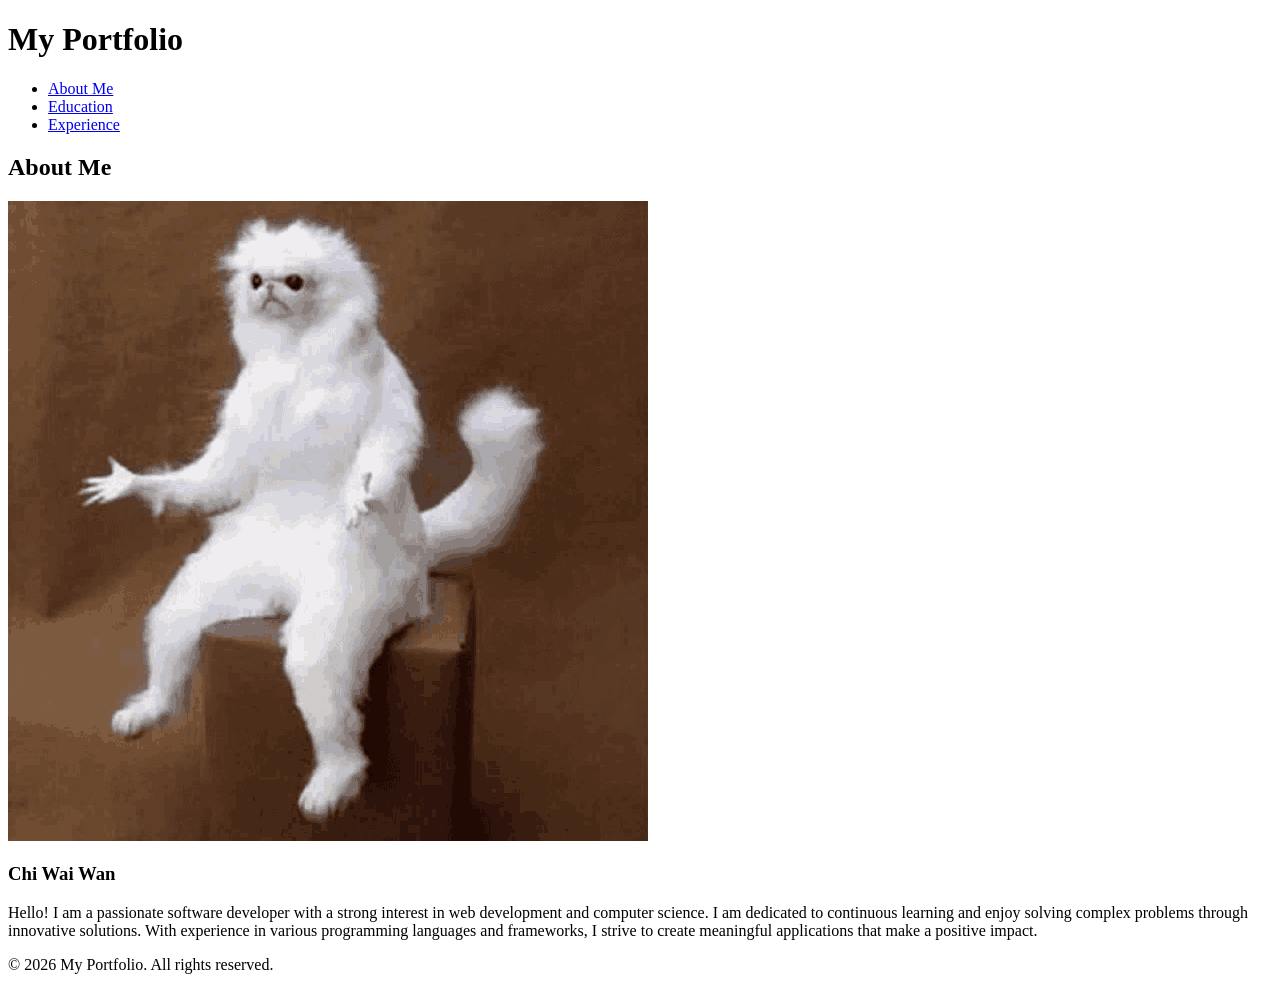
<file: index.html>
<!DOCTYPE html>
<html>
    <head>
        <title>Portfolio - About Me</title>
    </head>
    <body>
        <header>
            <h1>My Portfolio</h1>
            <nav>
                <ul>
                    <li><a href="index.html">About Me</a></li>
                    <li><a href="education.html">Education</a></li>
                    <li><a href="experience.html">Experience</a></li>
                </ul>
            </nav>
        </header>

        <main>
            <section>
                <h2>About Me</h2>
                <img src="images/white-monkey-confused.gif" alt="Profile Picture">
                <h3>Chi Wai Wan</h3>
                <p>Hello! I am a passionate software developer with a strong interest in web development and computer science. I am dedicated to continuous learning and enjoy solving complex problems through innovative solutions. With experience in various programming languages and frameworks, I strive to create meaningful applications that make a positive impact.</p>
            </section>
        </main>

        <footer>
            <p>&copy; 2026 My Portfolio. All rights reserved.</p>
        </footer>
    </body>
</html>
</file>
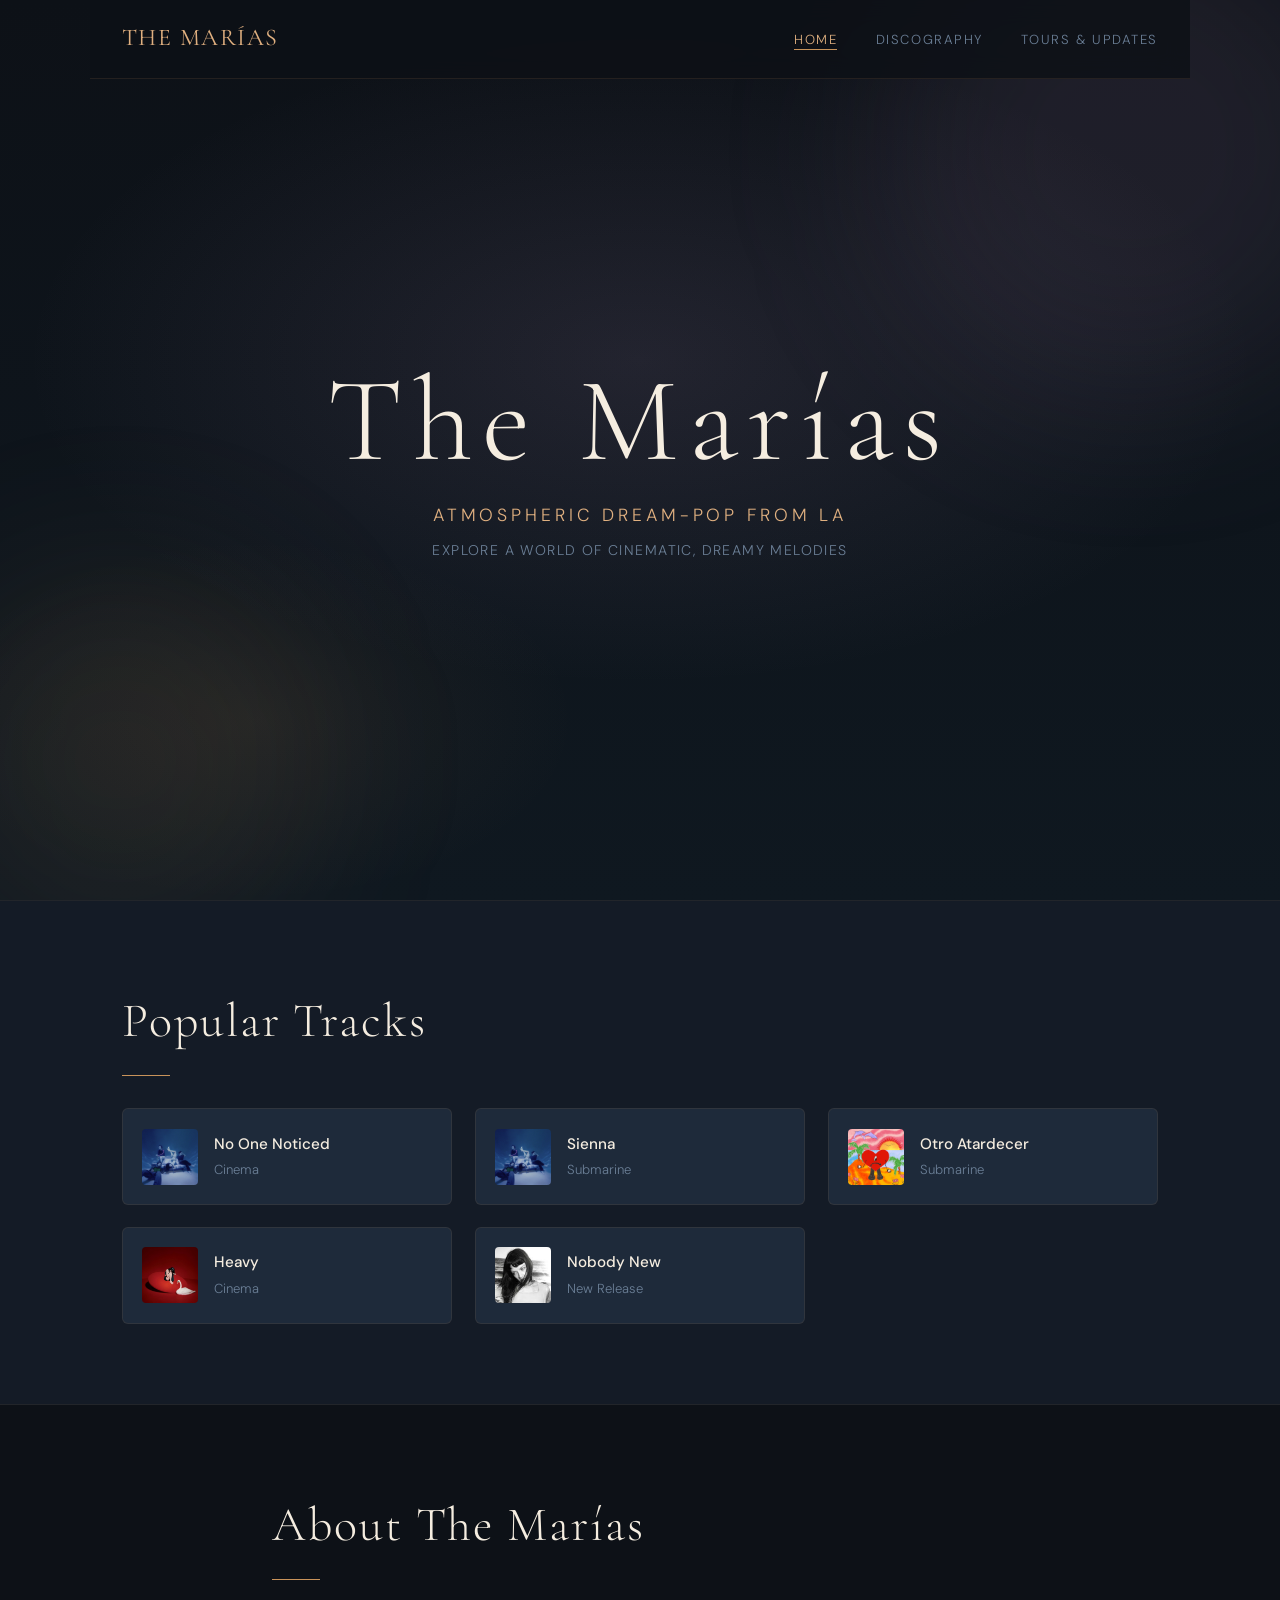
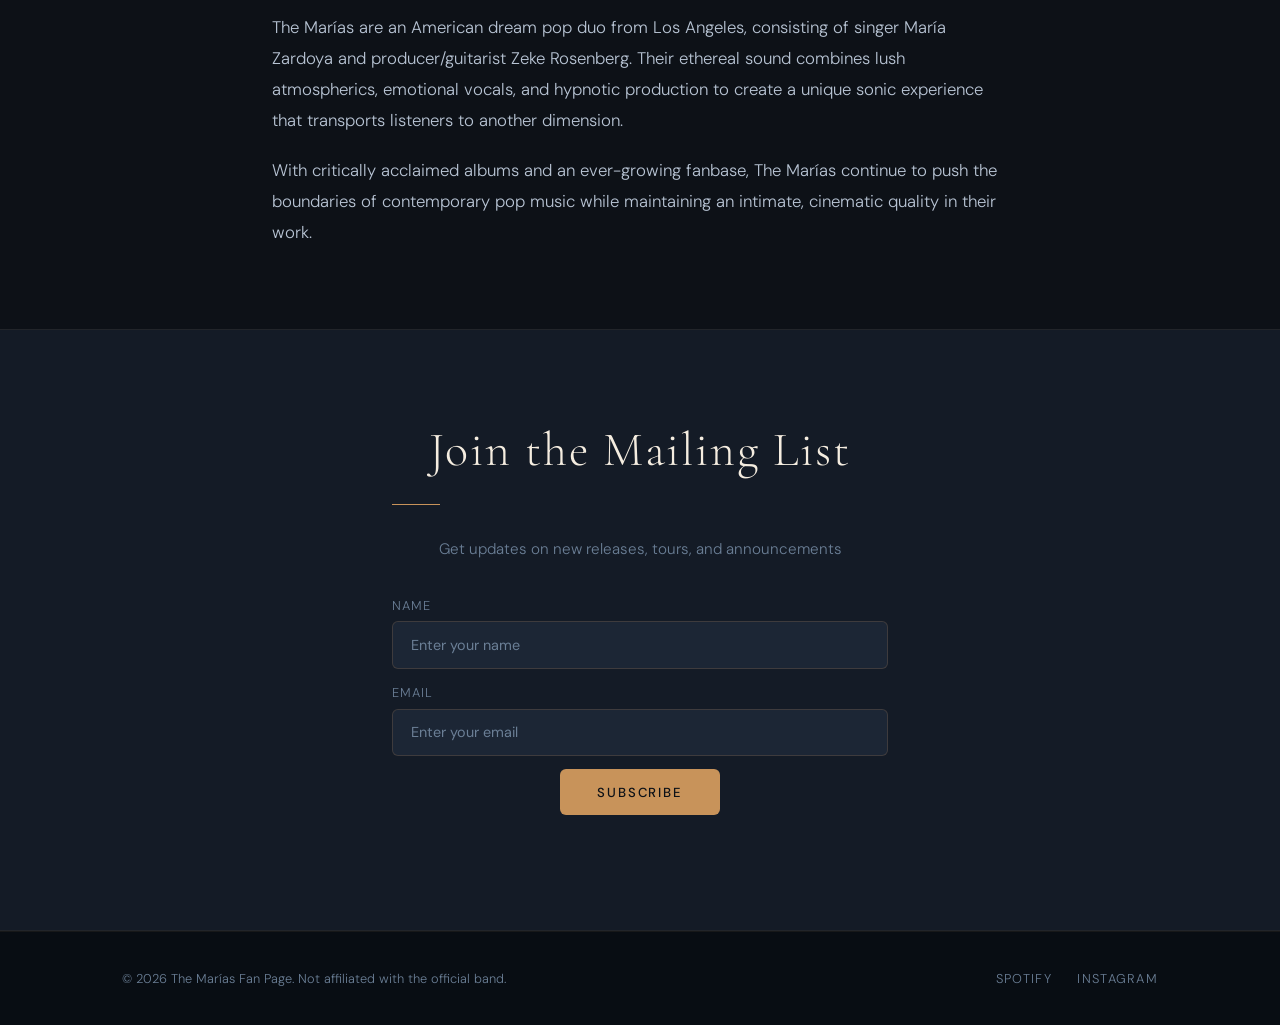
<file: website/index.html>
<!DOCTYPE html>
<html lang="en">
<head>
    <meta charset="UTF-8">
    <meta name="viewport" content="width=device-width, initial-scale=1.0">
    <title>The Marías</title>
    <link rel="stylesheet" href="style.css">
</head>
<body>
    
    <nav>        
        <a href="index.html" class="nav-logo">The Marías</a>
        <ul class="nav-menu">
            <li><a href="index.html" class="active">Home</a></li>
            <li><a href="discography.html">Discography</a></li>
            <li><a href="upcoming-tours.html">Tours & Updates</a></li>
        </ul>
    </nav>

    
    <header class="hero">
        <div class="hero-content">
            <h1>The Marías</h1>
            <p>Atmospheric Dream-Pop from LA</p>
            <p class="hero-subtitle">Explore a world of cinematic, dreamy melodies</p>
        </div>
    </header>

    
    <main>
        
        <section class="popular-songs">
            <div class="container">
                <h2>Popular Tracks</h2>
                <div class="tracks-container">
                    <div class="tracks-grid">     
                        
                        <div class="track-card">
                            <img src="website_images/submarine.jpg" alt="Submarine Cover" class="track-art">
                            <div class="track-info">
                                <div class="track-title">No One Noticed</div>
                                <div class="track-album">Cinema</div>
                            </div>
                        </div>
                        
                        <div class="track-card">
                            <img src="website_images/submarine.jpg" alt="Submarine Cover" class="track-art">
                            <div class="track-info">
                                <div class="track-title">Sienna</div>
                                <div class="track-album">Submarine</div>
                            </div>
                        </div>
                        
                        <div class="track-card">
                            <img src="website_images/Otro.jpeg" alt="Otro Atardecer Cover" class="track-art">
                            <div class="track-info">
                                <div class="track-title">Otro Atardecer</div>
                                <div class="track-album">Submarine</div>
                            </div>
                        </div>
                        
                        <div class="track-card">
                            <img src="website_images/cinema.jpg" alt="Cinema Cover" class="track-art">
                            <div class="track-info">
                                <div class="track-title">Heavy</div>
                                <div class="track-album">Cinema</div>
                            </div>
                        </div>
                        
                        <div class="track-card">
                            <img src="website_images/nobody_new.jpg" alt="Nobody New Cover" class="track-art">
                            <div class="track-info">
                                <div class="track-title">Nobody New</div>
                                <div class="track-album">New Release</div>
                            </div>
                        </div>
                    </div>
                </div>
            </div>
        </section>

        
        <section class="about">
            <div class="container">
                <h2>About The Marías</h2>
                <p>The Marías are an American dream pop duo from Los Angeles, consisting of singer María Zardoya and producer/guitarist Zeke Rosenberg. Their ethereal sound combines lush atmospherics, emotional vocals, and hypnotic production to create a unique sonic experience that transports listeners to another dimension.</p>
                <p>With critically acclaimed albums and an ever-growing fanbase, The Marías continue to push the boundaries of contemporary pop music while maintaining an intimate, cinematic quality in their work.</p>
            </div>
        </section>

        
        <section class="newsletter" id="mailing-list">
    <div class="container">

        <h2>Join the Mailing List</h2>
        <p>Get updates on new releases, tours, and announcements</p>

        <form class="newsletter-form" id="newsletterForm">

            
            <div class="form-group">
                <label for="name">Name</label>
                <input 
                    type="text" 
                    id="name" 
                    name="name" 
                    placeholder="Enter your name" 
                    required
                >
            </div>

            
            <div class="form-group">
                <label for="email">Email</label>
                <input 
                    type="email" 
                    id="email" 
                    name="email" 
                    placeholder="Enter your email" 
                    required
                >
            </div>

            
            <button type="submit" id="submitBtn">Subscribe</button>

        </form>

        
        <div id="formMessage" class="form-message"></div>

    </div>
</section>

    
    <footer>
        <div class="footer-content">
            <p>&copy; 2026 The Marías Fan Page. Not affiliated with the official band.</p>
            <div class="social-links">
                <a href="https://open.spotify.com/artist/2sSGPbdZJkaSE2AbcGOACx" target="_blank">Spotify</a>
                <a href="https://www.instagram.com/themarias/?hl=en" target="_blank">Instagram</a>
            </div>
        </div>
    </footer>

    <script src="form-handler.js"></script>
</body>
</html>
</file>
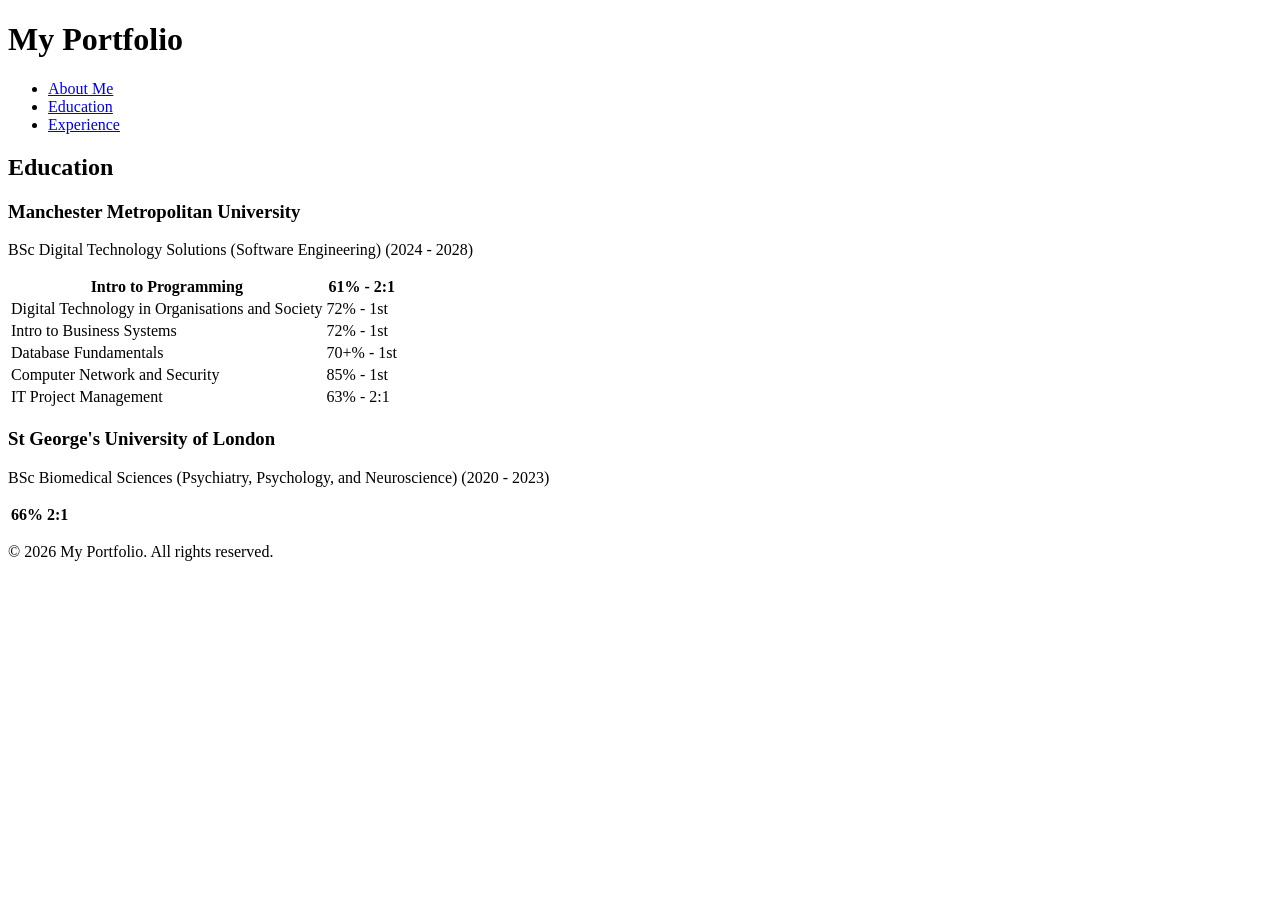
<file: education.html>
<!DOCTYPE html>
<html>
    <head>
        <title>Portfolio - Education</title>
    </head>
    <body>
        <header>
            <h1>My Portfolio</h1>
            <nav>
                <ul>
                    <li><a href="index.html">About Me</a></li>
                    <li><a href="education.html">Education</a></li>
                    <li><a href="experience.html">Experience</a></li>
                </ul>
            </nav>
        </header>

        <main>
            <section>
                <h2>Education</h2>
                
                <article>
                    <h3>Manchester Metropolitan University</h3>
                    <p>BSc Digital Technology Solutions (Software Engineering) (2024 - 2028)</p>
                    <table>
                        <tr>
                            <th>Intro to Programming</th>
                            <th>61% - 2:1</th>
                        </tr>
                        <tr>
                            <td>Digital Technology in Organisations and Society</td>
                            <td>72% - 1st</td>
                        </tr>
                        <tr>
                            <td>Intro to Business Systems</td>
                            <td>72% - 1st</td>
                        </tr>
                        <tr>
                            <td>Database Fundamentals</td>
                            <td>70+% - 1st</td>
                        </tr>
                        <tr>
                            <td>Computer Network and Security</td>
                            <td>85% - 1st</td>
                        </tr>
                        <tr>
                            <td>IT Project Management</td>
                            <td>63% - 2:1</td>
                        </tr>
                    </table>
                </article>

                <article>
                    <h3>St George's University of London</h3>
                    <p>BSc Biomedical Sciences (Psychiatry, Psychology, and Neuroscience) (2020 - 2023)</p>
                    <table>
                        <tr>
                            <th>66% 2:1</th>
                        </tr>
                    </table>
                </article>
            </section>
        </main>

        <footer>
            <p>&copy; 2026 My Portfolio. All rights reserved.</p>
        </footer>
    </body>
</html>
</file>
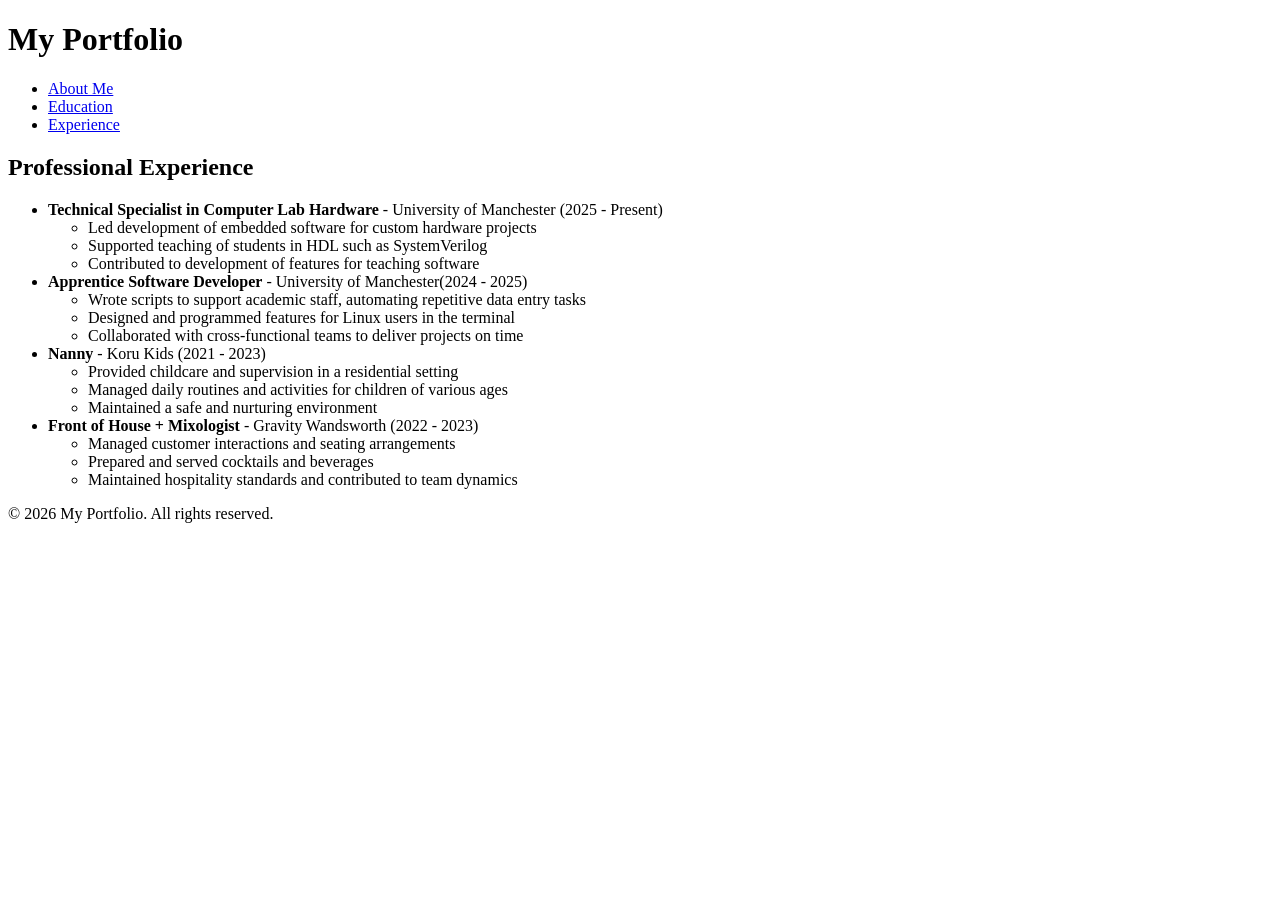
<file: experience.html>
<!DOCTYPE html>
<html>
    <head>
        <title>Portfolio - Experience</title>
    </head>
    <body>
        <header>
            <h1>My Portfolio</h1>
            <nav>
                <ul>
                    <li><a href="index.html">About Me</a></li>
                    <li><a href="education.html">Education</a></li>
                    <li><a href="experience.html">Experience</a></li>
                </ul>
            </nav>
        </header>

        <main>
            <section>
                <h2>Professional Experience</h2>
                
                <ul>
                    <li>
                        <strong>Technical Specialist in Computer Lab Hardware</strong> - University of Manchester (2025 - Present)
                        <ul>
                            <li>Led development of embedded software for custom hardware projects</li>
                            <li>Supported teaching of students in HDL such as SystemVerilog</li>
                            <li>Contributed to development of features for teaching software</li>
                        </ul>
                    </li>
                    <li>
                        <strong>Apprentice Software Developer</strong> - University of Manchester(2024 - 2025)
                        <ul>
                            <li>Wrote scripts to support academic staff, automating repetitive data entry tasks</li>
                            <li>Designed and programmed features for Linux users in the terminal </li>
                            <li>Collaborated with cross-functional teams to deliver projects on time</li>
                        </ul>
                    </li>
                    <li>
                        <strong>Nanny</strong> - Koru Kids (2021 - 2023)
                        <ul>
                            <li>Provided childcare and supervision in a residential setting</li>
                            <li>Managed daily routines and activities for children of various ages</li>
                            <li>Maintained a safe and nurturing environment</li>
                        </ul>
                    </li>
                    <li>
                        <strong>Front of House + Mixologist</strong> - Gravity Wandsworth (2022 - 2023)
                        <ul>
                            <li>Managed customer interactions and seating arrangements</li>
                            <li>Prepared and served cocktails and beverages</li>
                            <li>Maintained hospitality standards and contributed to team dynamics</li>
                        </ul>
                    </li>
                </ul>
            </section>
        </main>

        <footer>
            <p>&copy; 2026 My Portfolio. All rights reserved.</p>
        </footer>
    </body>
</html>
</file>
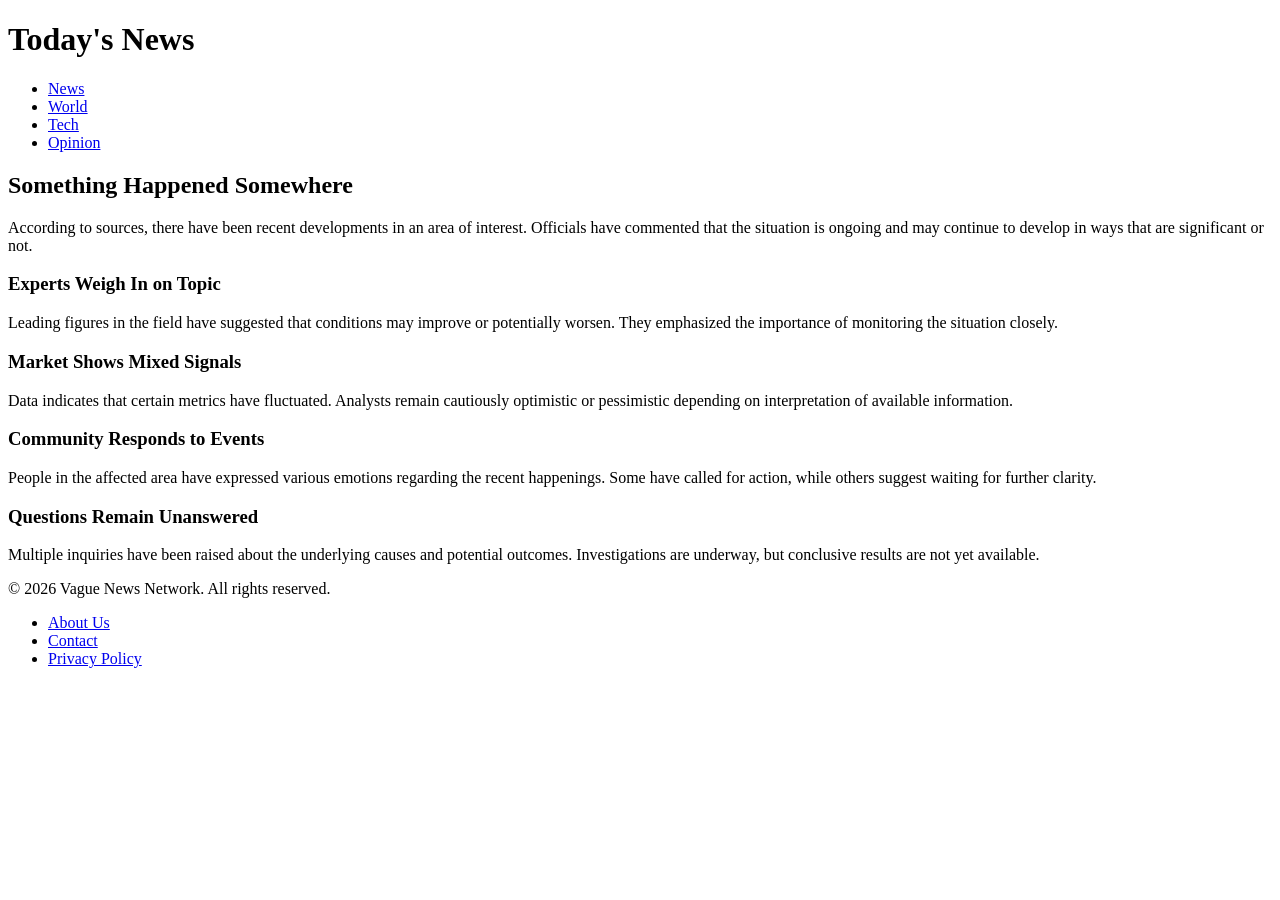
<file: practice/news.html>
<!DOCTYPE html>
<html>
    <head>
        <title>Vague News Today</title>
    </head>
    <header>
        <div id="logo">
            <h1>Today's News</h1>
        </div>
        <nav>
            <ul>
                <li><a href="news.html">News</a></li>
                <li><a href="#">World</a></li>
                <li><a href="#">Tech</a></li>
                <li><a href="#">Opinion</a></li>
            </ul>
        </nav>
    </header>

    <main>
        <section id="featured">
            <article>
                <h2>Something Happened Somewhere</h2>
                <p>According to sources, there have been recent developments in an area of interest. Officials have commented that the situation is ongoing and may continue to develop in ways that are significant or not.</p>
            </article>
        </section>

        <section id="news-list">
            <article>
                <h3>Experts Weigh In on Topic</h3>
                <p>Leading figures in the field have suggested that conditions may improve or potentially worsen. They emphasized the importance of monitoring the situation closely.</p>
            </article>

            <article>
                <h3>Market Shows Mixed Signals</h3>
                <p>Data indicates that certain metrics have fluctuated. Analysts remain cautiously optimistic or pessimistic depending on interpretation of available information.</p>
            </article>

            <article>
                <h3>Community Responds to Events</h3>
                <p>People in the affected area have expressed various emotions regarding the recent happenings. Some have called for action, while others suggest waiting for further clarity.</p>
            </article>

            <article>
                <h3>Questions Remain Unanswered</h3>
                <p>Multiple inquiries have been raised about the underlying causes and potential outcomes. Investigations are underway, but conclusive results are not yet available.</p>
            </article>
        </section>
    </main>

    <footer>
        <p>&copy; 2026 Vague News Network. All rights reserved.</p>
        <ul>
            <li><a href="#">About Us</a></li>
            <li><a href="#">Contact</a></li>
            <li><a href="#">Privacy Policy</a></li>
        </ul>
    </footer>
</html>
</file>
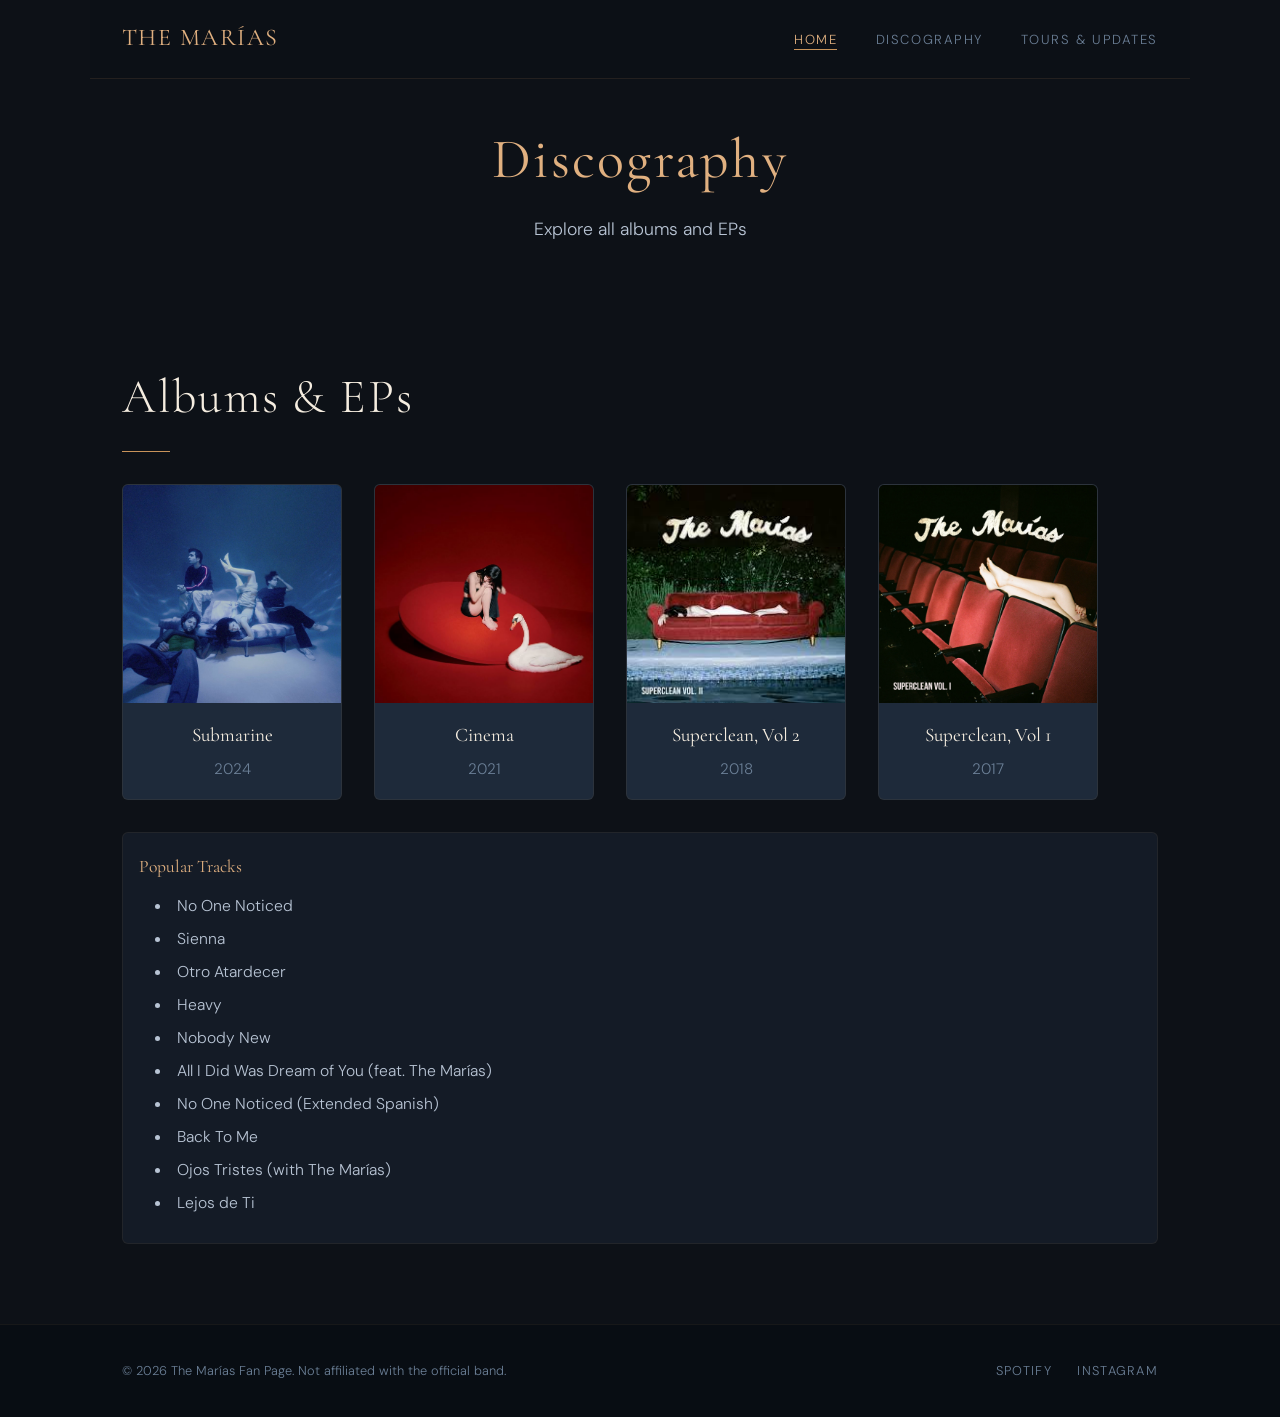
<file: website/discography.html>
<!DOCTYPE html>
<html lang="en">
<head>
    <meta charset="UTF-8">
    <meta name="viewport" content="width=device-width, initial-scale=1.0">
    <title>Discography - The Marías</title>
    <link rel="stylesheet" href="style.css">
</head>
<body>

<nav>        
    <a href="index.html" class="nav-logo">The Marías</a>
    <ul class="nav-menu">
        <li><a href="index.html" class="active">Home</a></li>
        <li><a href="discography.html">Discography</a></li>
        <li><a href="upcoming-tours.html">Tours & Updates</a></li>
    </ul>
</nav>

<header class="page-header">
    <h1>Discography</h1>
    <p>Explore all albums and EPs</p>
</header>

<main>
    <section class="discography-section">
        <div class="container">

            <h2>Albums & EPs</h2>

            
            <div class="discography-flex-container">

                <article class="album-card">
                    <img src="website_images/submarine.jpg" alt="Submarine Album Cover">
                    <h3>Submarine</h3>
                    <p>2024</p>
                </article>


                <article class="album-card">
                    <img src="website_images/cinema.jpg" alt="Cinema Album Cover">
                    <h3>Cinema</h3>
                    <p>2021</p>
                </article>

                <article class="album-card">
                    <img src="website_images/superclean2.jpeg" alt="Superclean Vol 2 Album Cover">
                    <h3>Superclean, Vol 2</h3>
                    <p>2018</p>
                </article>


                <article class="album-card">
                    <img src="website_images/superclean.jpg" alt="Superclean Vol 1 Album Cover">
                    <h3>Superclean, Vol 1</h3>
                    <p>2017</p>
                </article>

                
                
            </div>
            <section class="track-list">
                    <h3>Popular Tracks</h3>
                    <ul>
                        <li>No One Noticed</li>
                        <li>Sienna</li>
                        <li>Otro Atardecer</li>
                        <li>Heavy</li>
                        <li>Nobody New</li>
                        <li>All I Did Was Dream of You (feat. The Marías)</li>
                        <li>No One Noticed (Extended Spanish)</li>
                        <li>Back To Me</li>
                        <li>Ojos Tristes (with The Marías)</li>
                        <li>Lejos de Ti</li>
                    </ul>
                </section>
        </div>
    </section>
</main>

<footer>
        <div class="footer-content">
            <p>&copy; 2026 The Marías Fan Page. Not affiliated with the official band.</p>
            <div class="social-links">
                <a href="https://open.spotify.com/artist/2sSGPbdZJkaSE2AbcGOACx" target="_blank">Spotify</a>
                <a href="https://www.instagram.com/themarias/?hl=en" target="_blank">Instagram</a>
            </div>
        </div>
    </footer>

</body>
</html>
</file>
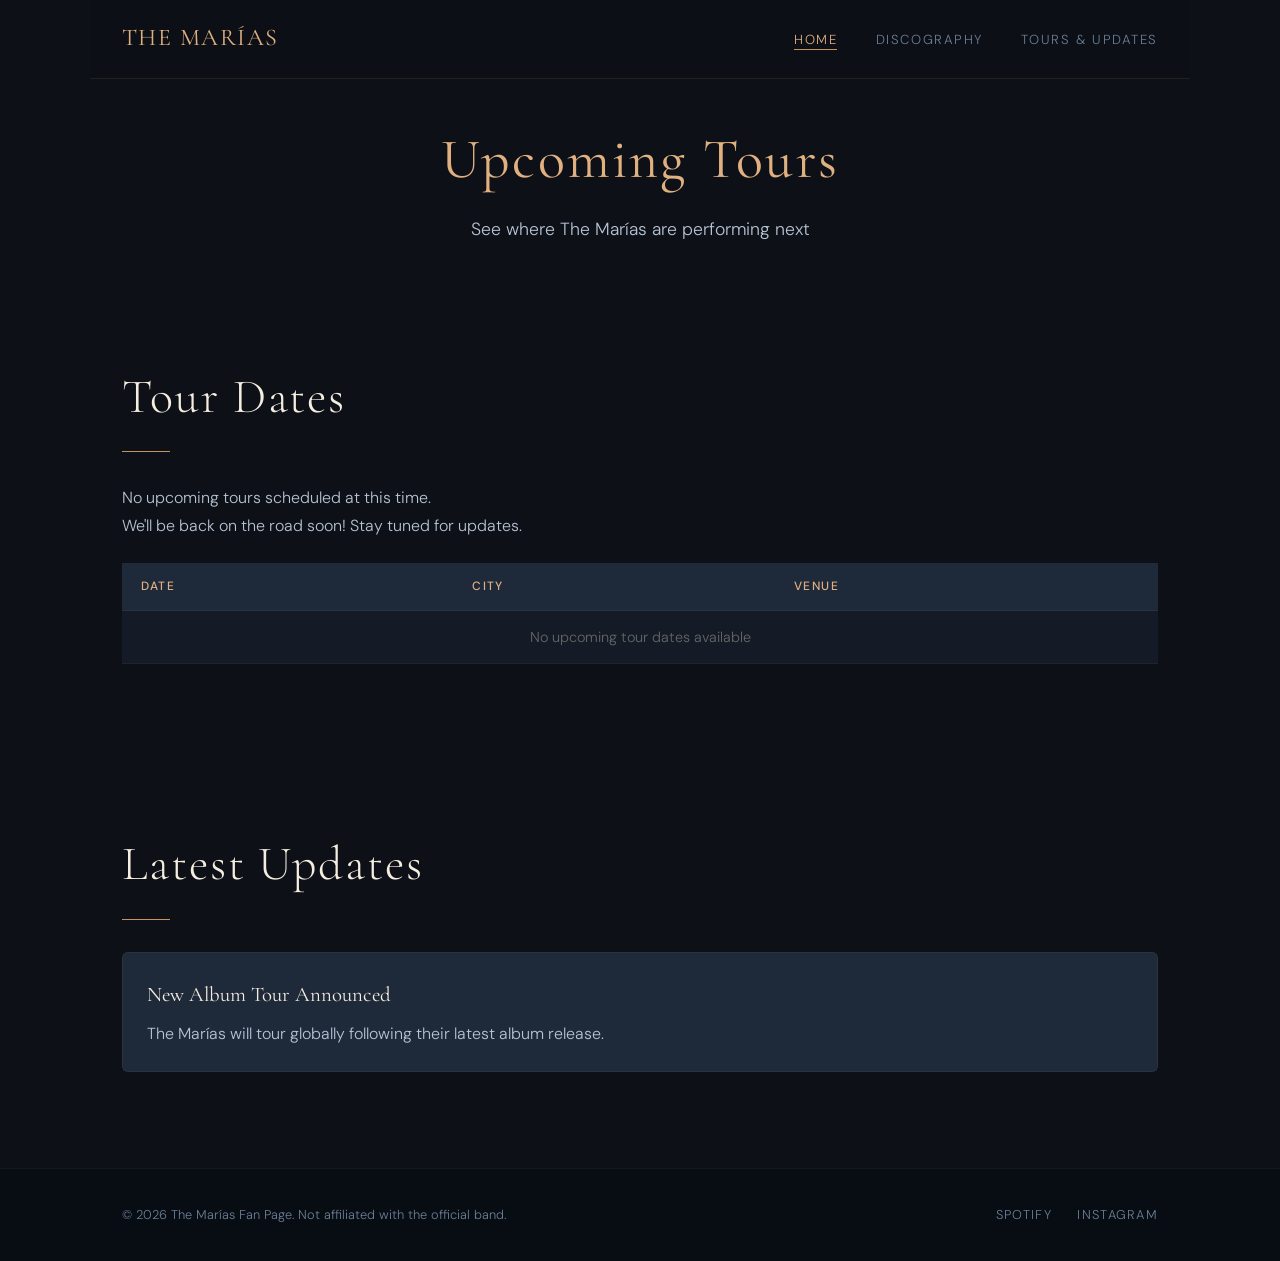
<file: website/upcoming-tours.html>
<!DOCTYPE html>
<html lang="en">
<head>
    <meta charset="UTF-8">
    <meta name="viewport" content="width=device-width, initial-scale=1.0">
    <title>Tours & Updates - The Marías</title>
    <link rel="stylesheet" href="style.css">
</head>
<body>

<nav>        
        <a href="index.html" class="nav-logo">The Marías</a>
        <ul class="nav-menu">
            <li><a href="index.html" class="active">Home</a></li>
            <li><a href="discography.html">Discography</a></li>
            <li><a href="upcoming-tours.html">Tours & Updates</a></li>
        </ul>
</nav>

<header class="page-header">
    <h1>Upcoming Tours</h1>
    <p>See where The Marías are performing next</p>
</header>

<main>
    <section class="tour-section">
        <div class="container">

            <h2>Tour Dates</h2>

            <div id="tour-api" class="tour-list">
                <div class="no-tours-message">
                    <p>No upcoming tours scheduled at this time.</p>
                    <p>We'll be back on the road soon! Stay tuned for updates.</p>
                </div>
            </div>

            <table class="tour-table">
                <thead>
                    <tr>
                        <th>Date</th>
                        <th>City</th>
                        <th>Venue</th>
                    </tr>
                </thead>
                <tbody>
                    <tr>
                        <td colspan="3" style="text-align: center; color: #666;">
                            No upcoming tour dates available
                        </td>
                    </tr>
                </tbody>
            </table>

        </div>
    </section>

    <section class="updates-section">
        <div class="container">
            <h2>Latest Updates</h2>

            <article class="update-card">
                <h3>New Album Tour Announced</h3>
                <p>The Marías will tour globally following their latest album release.</p>
            </article>

        </div>
    </section>
</main>

<footer>
        <div class="footer-content">
            <p>&copy; 2026 The Marías Fan Page. Not affiliated with the official band.</p>
            <div class="social-links">
                <a href="https://open.spotify.com/artist/2sSGPbdZJkaSE2AbcGOACx" target="_blank">Spotify</a>
                <a href="https://www.instagram.com/themarias/?hl=en" target="_blank">Instagram</a>
            </div>
        </div>
    </footer>

</body>
</html>
</file>
<file: website/style.css>
@import url('https://fonts.googleapis.com/css2?family=Cormorant+Garamond:ital,wght@0,300;0,400;0,600;1,300;1,400&family=DM+Sans:wght@300;400;500&display=swap');


*, *::before, *::after { box-sizing: border-box; margin: 0; padding: 0; }
html  { scroll-behavior: smooth; }
img   { max-width: 100%; display: block; }
a     { color: inherit; text-decoration: none; }
ul    { list-style: none; }

body {
    background-color: #0d1117;
    color: #b8c4d4;
    font-family: 'DM Sans', sans-serif;
    font-weight: 300;
    font-size: 1rem;
    line-height: 1.7;
}

.container {
    max-width: 1100px;
    margin: 0 auto;
    padding: 0 2rem;
}


nav {
    position: fixed;
    inset: 0 0 auto 0;
    z-index: 100;
    max-width: 1100px;
    margin: 0 auto;
    padding: 1.1rem 2rem;
    background: rgba(13, 17, 23, 0.85);
    backdrop-filter: blur(12px);
    border-bottom: 1px solid rgba(200, 147, 90, 0.12);
    display: flex;
    align-items: center;
    justify-content: space-between;
}

.nav-logo {
    font-family: 'Cormorant Garamond', Georgia, serif;
    font-size: 1.5rem;
    font-weight: 400;
    letter-spacing: 0.06em;
    color: #e0b080;
}
.nav-logo:hover { color: #f5ede0; }

.nav-menu { display: flex; gap: 2.4rem; }
.nav-menu li { list-style: none; }

nav a {
    font-size: 0.82rem;
    letter-spacing: 0.12em;
    text-transform: uppercase;
    color: #6b7f96;
    transition: color 0.3s ease;
    position: relative;
    padding-bottom: 2px;
}
nav a::after {
    content: '';
    position: absolute;
    bottom: 0; left: 0;
    width: 0; height: 1px;
    background: #c8935a;
    transition: width 0.3s ease;
}
nav a:hover, nav a.active         { color: #e0b080; }
nav a:hover::after, nav a.active::after { width: 100%; }


header.hero {
    position: relative;
    min-height: 100vh;
    display: flex;
    align-items: center;
    justify-content: center;
    text-align: center;
    overflow: hidden;
    padding: 6rem 2rem 4rem;
    background:
        radial-gradient(ellipse 80% 60% at 50% 40%, rgba(155, 127, 166, 0.15) 0%, transparent 60%),
        radial-gradient(ellipse 50% 40% at 20% 80%, rgba(200, 147, 90, 0.08) 0%, transparent 50%),
        linear-gradient(180deg, #0d1117 0%, #0f1820 100%);
}
header.hero::before,
header.hero::after {
    content: '';
    position: absolute;
    border-radius: 50%;
    filter: blur(80px);
    pointer-events: none;
    animation: float 8s ease-in-out infinite alternate;
}
header.hero::before {
    width: 500px; height: 500px;
    background: rgba(155, 127, 166, 0.12);
    top: -100px; right: -100px;
}
header.hero::after {
    width: 400px; height: 400px;
    background: rgba(200, 147, 90, 0.08);
    bottom: -60px; left: -80px;
    animation-delay: -4s;
}

.hero-content {
    position: relative;
    z-index: 1;
    animation: fadeUp 1.2s ease both;
}
.hero-content h1 {
    font-family: 'Cormorant Garamond', Georgia, serif;
    font-size: clamp(3.5rem, 10vw, 7.5rem);
    font-weight: 300;
    letter-spacing: 0.08em;
    color: #f5ede0;
    line-height: 1;
    margin-bottom: 1.2rem;
}
.hero-content p {
    font-size: clamp(0.9rem, 2vw, 1.1rem);
    font-weight: 300;
    letter-spacing: 0.22em;
    text-transform: uppercase;
    color: #e0b080;
    margin-bottom: 0.5rem;
}
.hero-subtitle {
    color: #6b7f96 !important;
    font-size: 0.88rem !important;
    letter-spacing: 0.1em !important;
}


section { padding: 5rem 0; }

section h2 {
    font-family: 'Cormorant Garamond', Georgia, serif;
    font-size: clamp(2rem, 5vw, 3rem);
    font-weight: 300;
    color: #f5ede0;
    letter-spacing: 0.04em;
    margin-bottom: 0.5rem;
}
section h2::after {
    content: '';
    display: block;
    width: 48px; height: 1px;
    background: #c8935a;
    margin: 0.8rem 0 2rem;
}


.popular-songs {
    background: #141b26;
    border-top: 1px solid rgba(200, 147, 90, 0.08);
    border-bottom: 1px solid rgba(200, 147, 90, 0.08);
}

.tracks-grid {
    display: grid;
    grid-template-columns: repeat(auto-fill, minmax(260px, 1fr));
    gap: 1.4rem;
}

.track-card {
    background: #1e2a3a;
    border: 1px solid rgba(200, 147, 90, 0.1);
    border-radius: 6px;
    padding: 1.2rem;
    display: flex;
    align-items: center;
    gap: 1rem;
    cursor: pointer;
    transition: border-color 0.3s ease, transform 0.3s ease, box-shadow 0.3s ease;
}
.track-card:hover {
    border-color: rgba(200, 147, 90, 0.4);
    transform: translateY(-2px);
    box-shadow: 0 8px 30px rgba(0, 0, 0, 0.4);
}
.track-card img {
    width: 56px; height: 56px;
    border-radius: 4px;
    object-fit: cover;
    flex-shrink: 0;
}

.track-title, .track-name {
    font-weight: 500;
    color: #f5ede0;
    font-size: 0.95rem;
    white-space: nowrap;
    overflow: hidden;
    text-overflow: ellipsis;
}
.track-album {
    font-size: 0.82rem;
    color: #6b7f96;
    margin-top: 2px;
    white-space: nowrap;
    overflow: hidden;
    text-overflow: ellipsis;
}

.loading {
    color: #6b7f96;
    grid-column: 1 / -1;
    text-align: center;
    padding: 2rem 0;
    animation: pulse 2s ease-in-out infinite;
}


.about { background: #0d1117; }
.about .container { max-width: 800px; }
.about p {
    font-size: 1.05rem;
    line-height: 1.85;
    color: #b8c4d4;
    margin-bottom: 1.2rem;
}
.about p:last-child { margin-bottom: 0; }


.newsletter {
    background: #141b26;
    border-top: 1px solid rgba(200, 147, 90, 0.08);
    border-bottom: 1px solid rgba(200, 147, 90, 0.08);
    text-align: center;
}
.newsletter .container { max-width: 560px; }
.newsletter .container > p {
    color: #6b7f96;
    font-size: 0.95rem;
    margin-bottom: 2rem;
}

.newsletter-form { display: flex; flex-direction: column; gap: 0.85rem; }

.newsletter-form .form-row { display: flex; gap: 0.75rem; flex-wrap: wrap; }

.newsletter-form .form-group { display: flex; flex-direction: column; gap: 0.3rem; text-align: left; }

.newsletter-form label {
    font-size: 0.8rem;
    letter-spacing: 0.08em;
    text-transform: uppercase;
    color: #6b7f96;
}

.newsletter-form input[type="text"],
.newsletter-form input[type="email"] {
    flex: 1;
    min-width: 180px;
    background: rgba(30, 42, 58, 0.8);
    border: 1px solid rgba(200, 147, 90, 0.2);
    border-radius: 6px;
    color: #f5ede0;
    font-family: 'DM Sans', sans-serif;
    font-size: 0.9rem;
    padding: 0.85rem 1.1rem;
    outline: none;
    transition: border-color 0.3s ease, box-shadow 0.3s ease;
}
.newsletter-form input::placeholder { color: #6b7f96; }
.newsletter-form input:focus {
    border-color: #c8935a;
    box-shadow: 0 0 0 3px rgba(200, 147, 90, 0.12);
}
.newsletter-form input.input-error {
    border-color: #e07070;
    box-shadow: 0 0 0 3px rgba(224, 112, 112, 0.12);
}

.newsletter-form button[type="submit"] {
    align-self: center;
    min-width: 160px;
    background: #c8935a;
    color: #0d1117;
    font-family: 'DM Sans', sans-serif;
    font-size: 0.82rem;
    font-weight: 500;
    letter-spacing: 0.14em;
    text-transform: uppercase;
    border: none;
    border-radius: 6px;
    padding: 0.9rem 2rem;
    cursor: pointer;
    transition: background 0.3s ease, transform 0.3s ease, box-shadow 0.3s ease;
}
.newsletter-form button[type="submit"]:hover {
    background: #e0b080;
    transform: translateY(-1px);
    box-shadow: 0 6px 20px rgba(200, 147, 90, 0.35);
}
.newsletter-form button[type="submit"]:active  { transform: none; }
.newsletter-form button[type="submit"]:disabled { opacity: 0.5; cursor: not-allowed; transform: none; }

#formMessage {
    min-height: 1.4rem;
    margin-top: 0.8rem;
    font-size: 0.88rem;
    opacity: 0;
    transition: opacity 0.3s ease;
}
#formMessage.visible { opacity: 1; }
#formMessage.success { color: #7ec8a0; }
#formMessage.error   { color: #e07070; }


footer {
    background: #080d13;
    border-top: 1px solid rgba(200, 147, 90, 0.08);
    padding: 2.2rem 0;
}
.footer-content {
    max-width: 1100px;
    margin: 0 auto;
    padding: 0 2rem;
    display: flex;
    align-items: center;
    justify-content: space-between;
    flex-wrap: wrap;
    gap: 1rem;
}
.footer-content p { font-size: 0.8rem; color: #6b7f96; }

.social-links { display: flex; gap: 1.6rem; }
.social-links a {
    font-size: 0.8rem;
    letter-spacing: 0.1em;
    text-transform: uppercase;
    color: #6b7f96;
    transition: color 0.3s ease;
}
.social-links a:hover { color: #e0b080; }


.page-header {
    text-align: center;
    padding: 7rem 0 2rem;
}
.page-header h1 {
    font-family: 'Cormorant Garamond', Georgia, serif;
    font-size: clamp(2rem, 6vw, 3.5rem);
    font-weight: 400;
    color: #e0b080;
    letter-spacing: 0.04em;
    margin-bottom: 0.5rem;
}
.page-header p { color: #b8c4d4; font-size: 1.1rem; font-weight: 300; }


.discography-flex-container {
    display: flex;
    flex-wrap: wrap;
    gap: 2rem;
    margin-bottom: 2rem;
}

.album-card {
    flex: 0 1 220px;
    min-width: 180px;
    background: #1e2a3a;
    border: 1px solid rgba(200, 147, 90, 0.08);
    border-radius: 6px;
    overflow: hidden;
    display: flex;
    flex-direction: column;
    align-items: center;
    text-align: center;
    transition: transform 0.3s ease, border-color 0.3s ease, box-shadow 0.3s ease;
}
.album-card:hover {
    transform: translateY(-4px);
    border-color: rgba(200, 147, 90, 0.35);
    box-shadow: 0 12px 40px rgba(0, 0, 0, 0.5);
}
.album-card img { width: 100%; aspect-ratio: 1; object-fit: cover; }
.album-card h3  { margin: 1rem 0 0.3rem; color: #f5ede0; font-family: 'Cormorant Garamond', Georgia, serif; font-weight: 400; font-size: 1.2rem; }
.album-card p   { color: #6b7f96; font-size: 0.95rem; margin-bottom: 1rem; }

.track-list {
    background: #141b26;
    border: 1px solid rgba(200, 147, 90, 0.08);
    border-radius: 6px;
    padding: 1.2rem 1rem;
}
.track-list h3 { color: #e0b080; font-family: 'Cormorant Garamond', Georgia, serif; font-size: 1.1rem; font-weight: 400; margin-bottom: 0.7rem; }
.track-list ul { list-style: disc inside; color: #b8c4d4; font-size: 0.98rem; padding-left: 1rem; }
.track-list li { margin-bottom: 0.4rem; }

/* ── Tours ───────────────────────────────────────────────── */
.tour-table {
    width: 100%;
    border-collapse: collapse;
    margin-top: 1.5rem;
    font-size: 0.9rem;
}
.tour-table th,
.tour-table td { padding: 0.85rem 1.2rem; text-align: left; border-bottom: 1px solid rgba(255, 255, 255, 0.04); }
.tour-table th {
    background: #1e2a3a;
    color: #e0b080;
    font-size: 0.75rem;
    font-weight: 500;
    letter-spacing: 0.12em;
    text-transform: uppercase;
}
.tour-table td          { background: #141b26; color: #b8c4d4; }
.tour-table tr:hover td { background: rgba(200, 147, 90, 0.05); }

.update-card {
    background: #1e2a3a;
    border: 1px solid rgba(200, 147, 90, 0.08);
    border-radius: 6px;
    padding: 1.5rem;
    margin-bottom: 1rem;
}
.update-card h3 { color: #f5ede0; font-family: 'Cormorant Garamond', Georgia, serif; font-size: 1.3rem; font-weight: 400; margin-bottom: 0.5rem; }
.update-card p  { color: #b8c4d4; }


@keyframes float {
    from { transform: translate(0, 0) scale(1); }
    to   { transform: translate(30px, -40px) scale(1.05); }
}
@keyframes fadeUp {
    from { opacity: 0; transform: translateY(30px); }
    to   { opacity: 1; transform: translateY(0); }
}
@keyframes pulse {
    0%, 100% { opacity: 0.5; }
    50%       { opacity: 1; }
}


@media (max-width: 768px) {
    .nav-menu { gap: 1.2rem; }
    nav a     { font-size: 0.75rem; }

    .tracks-grid { grid-template-columns: 1fr; }

    .newsletter-form .form-row { flex-direction: column; }
    .newsletter-form input     { min-width: 100%; }

    .footer-content { flex-direction: column; text-align: center; }

    .discography-flex-container { gap: 1.2rem; }
    .album-card { flex: 1 1 160px; }
}

@media (max-width: 600px) {
    .discography-flex-container { flex-direction: column; }
    .album-card { width: 100%; min-width: 0; }
}

@media (max-width: 480px) {
    section { padding: 3rem 0; }
    .nav-menu { gap: 0.9rem; }
    .newsletter-form button[type="submit"] { width: 100%; }
}
</file>
